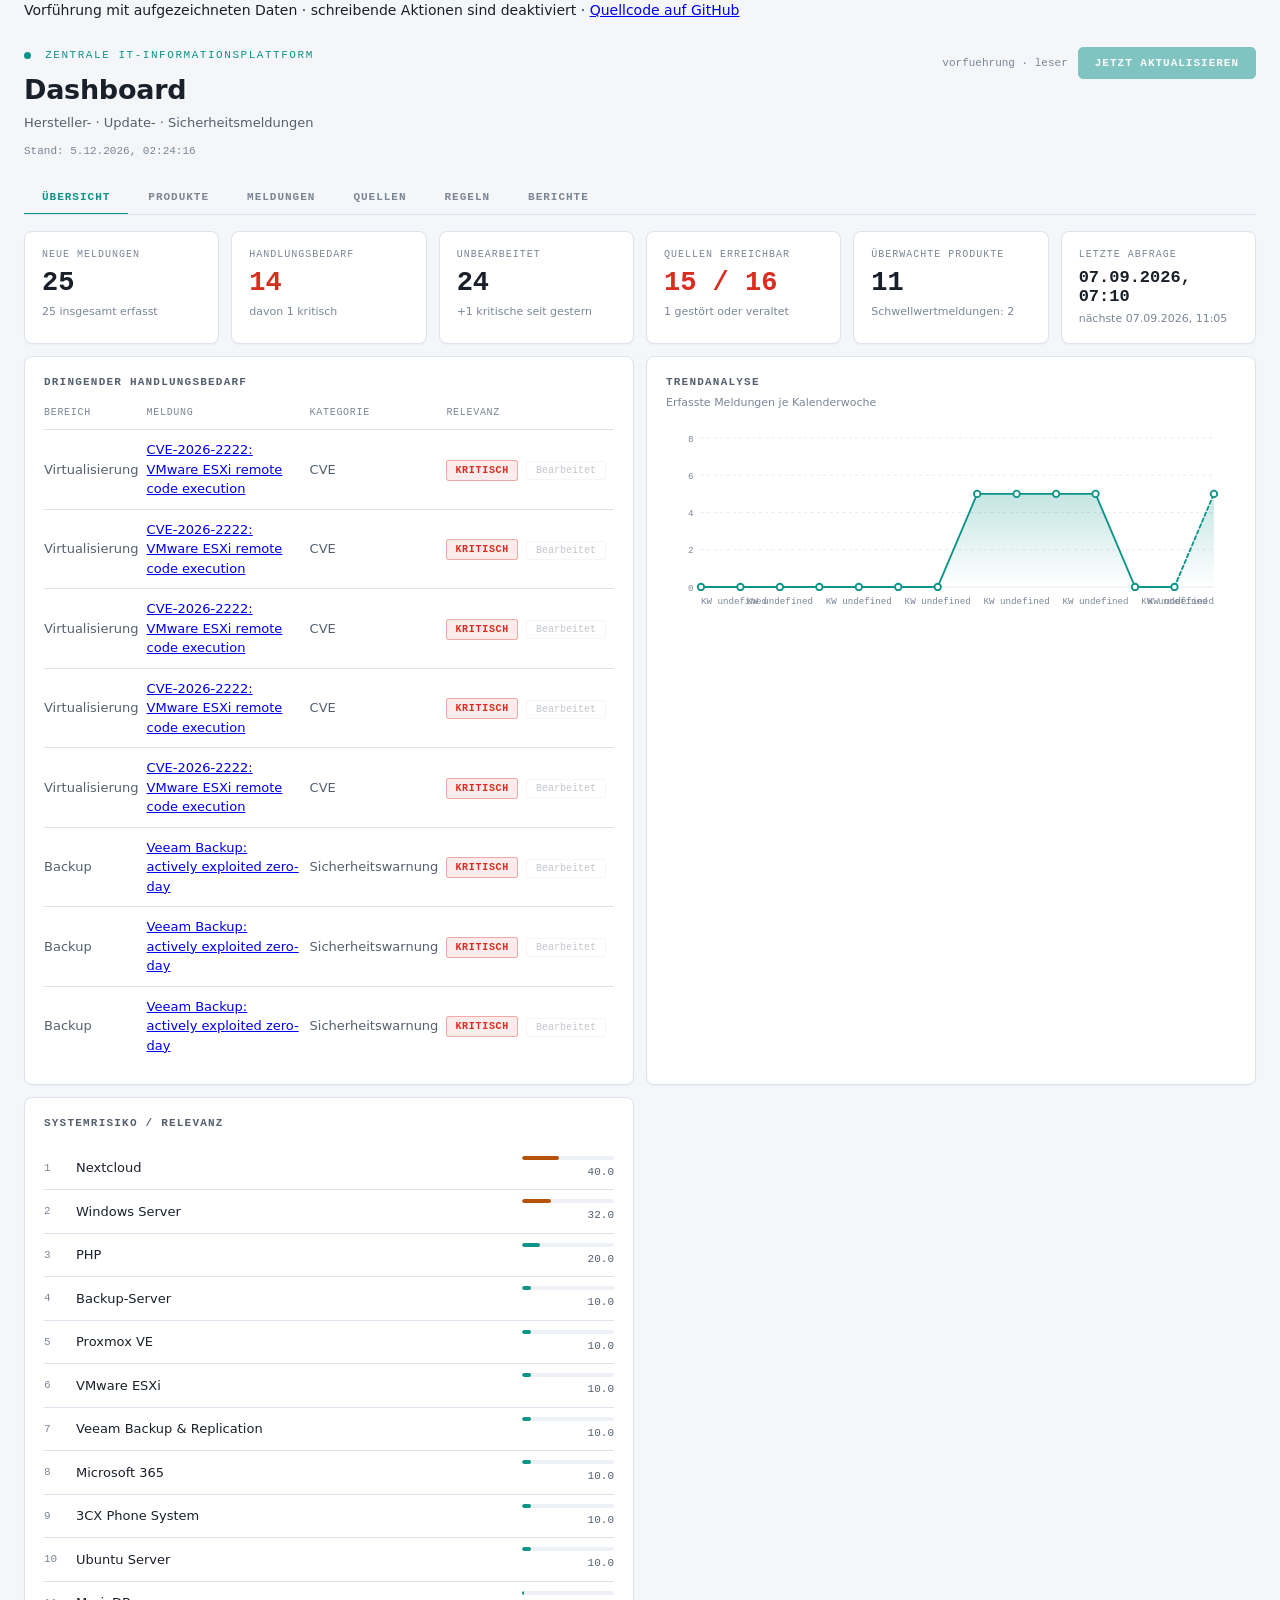
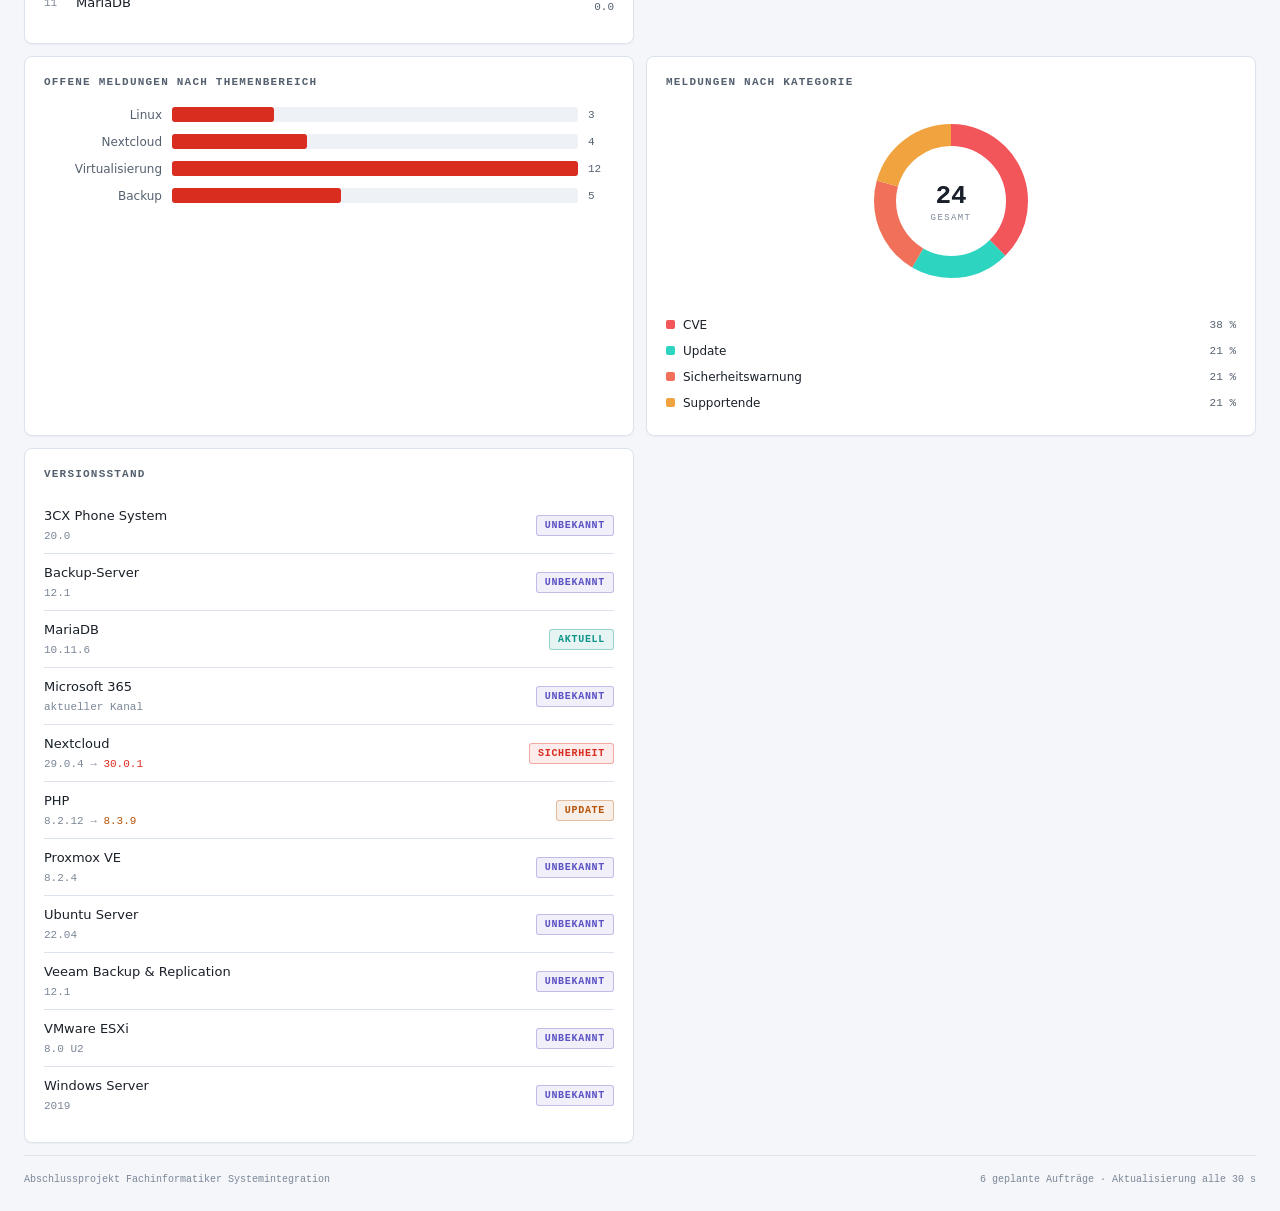
<file: demo/index.html>
<!DOCTYPE html>
<html lang="de">
<head>
    <meta charset="UTF-8">
    <meta name="viewport" content="width=device-width, initial-scale=1.0">
    <title>Dashboard – Vorführung</title>
    <link rel="stylesheet" href="css/style.css?v=7">
</head>
<body>

<div class="vorfuehrung">
    Vorführung mit aufgezeichneten Daten &middot; schreibende Aktionen sind
    deaktiviert &middot; <a href="https://github.com/USERNAME/it-informationsplattform">Quellcode auf GitHub</a>
</div>

<header class="kopf">
    <div>
        <p class="kopf__rubrik">
            <span id="verbindung" class="punkt" title="Verbindung zum Server"></span>
            Zentrale IT-Informationsplattform
        </p>
        <h1 class="kopf__titel">Dashboard</h1>
        <p class="kopf__unterzeile">Hersteller- &middot; Update- &middot; Sicherheitsmeldungen</p>
        <p class="kopf__stand">Stand: <span id="stand">&ndash;</span></p>
    </div>

    <div class="kopf__bedienung">
        <span class="kopf__benutzer" id="benutzer"></span>
        <button class="schalter schalter--aktion" id="aktualisieren" type="button">
            Jetzt aktualisieren
        </button>
    </div>
</header>

<nav class="reiter" role="tablist" aria-label="Bereiche">
    <button class="reiter__knopf reiter__knopf--aktiv" role="tab" data-bereich="uebersicht">Übersicht</button>
    <button class="reiter__knopf" role="tab" data-bereich="produkte">Produkte</button>
    <button class="reiter__knopf" role="tab" data-bereich="meldungen">Meldungen</button>
    <button class="reiter__knopf" role="tab" data-bereich="quellen">Quellen</button>
    <button class="reiter__knopf" role="tab" data-bereich="regeln">Regeln</button>
    <button class="reiter__knopf" role="tab" data-bereich="berichte">Berichte</button>
</nav>

<div class="bereich" id="bereich-uebersicht">

<section class="kennzahlen" id="kennzahlen" aria-label="Kennzahlen"></section>

<section class="raster raster--oben">

    <article class="tafel">
        <h2 class="tafel__titel">Dringender Handlungsbedarf</h2>
        <div class="tafel__inhalt">
            <table class="liste">
                <thead>
                    <tr>
                        <th>Bereich</th>
                        <th>Meldung</th>
                        <th>Kategorie</th>
                        <th>Relevanz</th>
                        <th></th>
                    </tr>
                </thead>
                <tbody id="meldungen">
                    <tr><td colspan="5" class="platzhalter">Lade Meldungen &hellip;</td></tr>
                </tbody>
            </table>
        </div>
    </article>

    <article class="tafel">
        <h2 class="tafel__titel">Trendanalyse</h2>
        <p class="tafel__hinweis">Erfasste Meldungen je Kalenderwoche</p>
        <div class="tafel__inhalt" id="trend"></div>
    </article>

    <article class="tafel">
        <h2 class="tafel__titel">Systemrisiko / Relevanz</h2>
        <div class="tafel__inhalt" id="risiko"></div>
    </article>

</section>

<section class="raster raster--unten">

    <article class="tafel">
        <h2 class="tafel__titel">Offene Meldungen nach Themenbereich</h2>
        <div class="tafel__inhalt" id="nachSystem"></div>
    </article>

    <article class="tafel">
        <h2 class="tafel__titel">Meldungen nach Kategorie</h2>
        <div class="tafel__inhalt tafel__inhalt--mittig" id="nachKategorie"></div>
    </article>

    <article class="tafel">
        <h2 class="tafel__titel">Versionsstand</h2>
        <div class="tafel__inhalt" id="systeme"></div>
    </article>

</section>

</div><!-- Ende Übersicht -->

<!-- ---------------------------------------------------------------- -->
<div class="bereich" id="bereich-produkte" hidden>
    <article class="tafel">
        <h2 class="tafel__titel">Überwachte Produkte und Herkunft der Versionsangabe</h2>
        <p class="tafel__hinweis">
            Die Spalte „Quelle" zeigt, woher der Versionsstand stammt. Über den
            Verweis lässt sich die Angabe beim Hersteller nachvollziehen.
        </p>
        <div class="tafel__inhalt" id="produkte"></div>
    </article>
</div>

<!-- ---------------------------------------------------------------- -->
<div class="bereich" id="bereich-meldungen" hidden>
    <article class="tafel">
        <h2 class="tafel__titel">Alle Meldungen</h2>
        <p class="tafel__hinweis">
            Automatisch erfasste Hersteller-, Update- und Sicherheitsmeldungen.
            Die Einstufung erfolgt nach CVSS, sofern der Anbieter eine
            Bewertung mitliefert, sonst anhand von Kategorie und Inhalt.
        </p>
        <div class="werkzeugleiste">
            <label class="werkzeugleiste__feld">
                <span>Bereich</span>
                <select id="filterBereich" class="auswahl">
                    <option value="">alle</option>
                </select>
            </label>
            <label class="werkzeugleiste__feld">
                <span>Kategorie</span>
                <select id="filterKategorie" class="auswahl">
                    <option value="">alle</option>
                    <option value="cve">CVE</option>
                    <option value="sicherheitswarnung">Sicherheitswarnung</option>
                    <option value="update">Update</option>
                    <option value="eol">Supportende</option>
                    <option value="produktinformation">Produktinformation</option>
                </select>
            </label>
            <label class="werkzeugleiste__feld">
                <span>Relevanz</span>
                <select id="filterRelevanz" class="auswahl">
                    <option value="">alle</option>
                    <option value="kritisch">kritisch</option>
                    <option value="hoch">hoch</option>
                    <option value="mittel">mittel</option>
                    <option value="info">info</option>
                </select>
            </label>
            <label class="werkzeugleiste__feld">
                <input type="checkbox" id="filterUngelesen" checked>
                <span>nur unbearbeitet</span>
            </label>
            <label class="werkzeugleiste__feld">
                <span>Suche</span>
                <input type="search" id="filterSuche" class="auswahl" placeholder="Titel oder Text">
            </label>
        </div>
        <div class="tafel__inhalt" id="alleMeldungen"></div>
    </article>
</div>

<!-- ---------------------------------------------------------------- -->
<div class="bereich" id="bereich-quellen" hidden>
    <article class="tafel">
        <h2 class="tafel__titel">Zustand der Informationsquellen</h2>
        <p class="tafel__hinweis">
            Eine Quelle gilt als gestört, sobald drei Abfragen in Folge
            fehlschlagen, und als veraltet, wenn seit dem letzten Erfolg mehr
            als das Dreifache des Prüfintervalls vergangen ist. Eine nicht
            erreichbare Quelle erzeugt bewusst keine Meldung.
        </p>
        <div class="tafel__inhalt" id="quellen"></div>
    </article>

    <article class="tafel" style="margin-top:12px">
        <h2 class="tafel__titel">Protokoll der Abfragen</h2>
        <div class="werkzeugleiste">
            <label class="werkzeugleiste__feld">
                <input type="checkbox" id="filterNurFehler" checked>
                <span>nur fehlgeschlagene</span>
            </label>
        </div>
        <div class="tafel__inhalt" id="quellenprotokoll"></div>
    </article>
</div>

<!-- ---------------------------------------------------------------- -->
<div class="bereich" id="bereich-regeln" hidden>
    <article class="tafel">
        <h2 class="tafel__titel">Schwellwerte</h2>
        <p class="tafel__hinweis">
            Eine Obergrenze löst bei Überschreitung aus, eine Untergrenze bei
            Unterschreitung. Die Bewertung erfolgt in der Datenbanksicht
            <code>v_metrikstatus</code>.
        </p>
        <div class="tafel__inhalt" id="regeln"></div>
    </article>
</div>

<!-- ---------------------------------------------------------------- -->
<div class="bereich" id="bereich-berichte" hidden>
    <article class="tafel">
        <h2 class="tafel__titel">Bericht zum Betriebszustand</h2>
        <div class="werkzeugleiste">
            <button class="schalter schalter--rand" id="berichtDrucken" type="button">Drucken</button>
        </div>
        <div class="tafel__inhalt" id="bericht"></div>
    </article>
</div>

<footer class="fuss">
    <span>Abschlussprojekt Fachinformatiker Systemintegration</span>
    <span id="auftraege"></span>
</footer>

<div class="hinweisbox" id="hinweisbox" role="status" hidden></div>

<script src="js/api.js?v=7"></script>
<script src="js/diagramme.js?v=7"></script>
<script src="js/bereiche.js?v=7"></script>
<script src="js/app.js?v=7"></script>
</body>
</html>
</file>
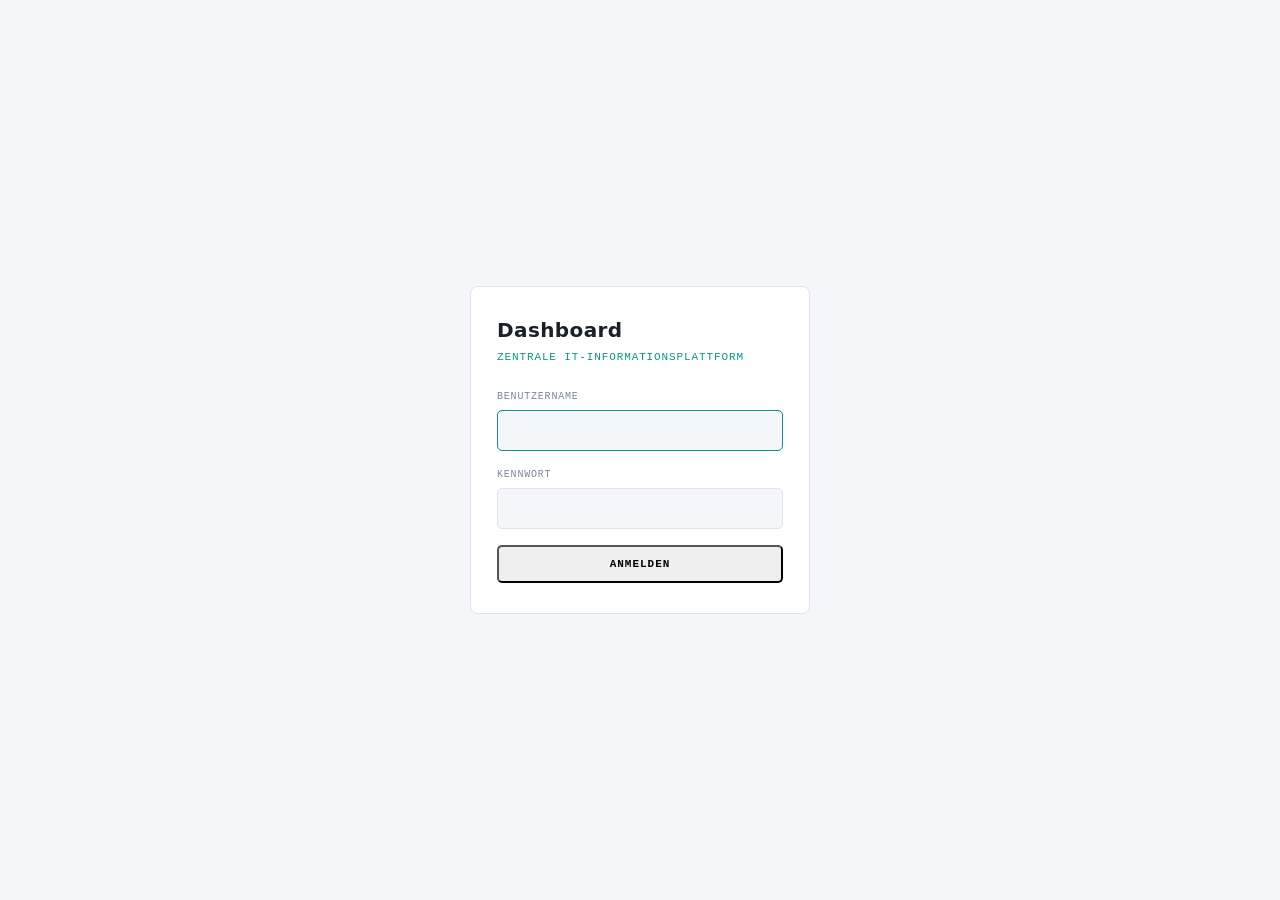
<file: frontend/anmeldung.html>
<!DOCTYPE html>
<html lang="de">
<head>
    <meta charset="UTF-8">
    <meta name="viewport" content="width=device-width, initial-scale=1.0">
    <title>Anmeldung | Dashboard</title>
    <link rel="stylesheet" href="css/style.css?v=7">
</head>
<body class="anmeldeseite">

<main class="anmeldung">
    <h1 class="anmeldung__marke">Dashboard</h1>
    <p class="anmeldung__ort">Zentrale IT-Informationsplattform</p>

    <form id="anmeldeformular" class="anmeldung__formular" autocomplete="on">
        <label class="feld">
            <span class="feld__beschriftung">Benutzername</span>
            <input class="feld__eingabe" type="text" id="benutzername"
                   name="username" autocomplete="username" required autofocus>
        </label>

        <label class="feld">
            <span class="feld__beschriftung">Kennwort</span>
            <input class="feld__eingabe" type="password" id="kennwort"
                   name="password" autocomplete="current-password" required>
        </label>

        <p id="fehler" class="anmeldung__fehler" role="alert" hidden></p>

        <button class="schalter" type="submit" id="absenden">Anmelden</button>
    </form>
</main>

<script>
const formular = document.getElementById('anmeldeformular');
const fehler   = document.getElementById('fehler');
const schalter = document.getElementById('absenden');

formular.addEventListener('submit', async ereignis => {
    ereignis.preventDefault();
    fehler.hidden = true;
    schalter.disabled = true;
    schalter.textContent = 'Wird geprüft …';

    try {
        const antwort = await fetch('api/anmeldung', {
            method: 'POST',
            headers: { 'Content-Type': 'application/json' },
            body: JSON.stringify({
                benutzername: document.getElementById('benutzername').value,
                kennwort:     document.getElementById('kennwort').value
            })
        });

        if (antwort.ok) {
            window.location.href = 'index.html';
            return;
        }

        const daten = await antwort.json().catch(() => ({}));
        fehler.textContent = daten.detail || 'Anmeldung nicht möglich.';
        fehler.hidden = false;
    } catch (ausnahme) {
        // Unterscheidet einen Serverfehler von falschen Anmeldedaten.
        fehler.textContent = 'Der Server ist nicht erreichbar.';
        fehler.hidden = false;
    } finally {
        schalter.disabled = false;
        schalter.textContent = 'Anmelden';
        document.getElementById('kennwort').value = '';
    }
});
</script>
</body>
</html>
</file>
<file: demo/css/style.css>
/* =====================================================================
   Dashboard – zentrale IT-Informationsplattform
   Keine externen Schriften, Bibliotheken oder CDN-Einbindungen: die
   Anwendung muss im internen Netz ohne Internetzugang vollstaendig
   funktionieren. Alle Diagramme werden als SVG selbst erzeugt.
   ===================================================================== */

:root {
    /* Flaechen */
    --grund:        #f4f6f9;
    --flaeche:      #ffffff;
    --flaeche-hoch: #eef1f6;
    --linie:        #dde3ec;

    /* Schrift. Die Kontrastwerte erfuellen die Stufe AA der
       Barrierefreiheitsrichtlinie WCAG gegenueber weissem Grund. */
    --text:         #1a2029;
    --text-leise:   #55606f;
    --text-still:   #7b8697;

    /* Statusfarben. Sie tragen Bedeutung und sind nie alleiniger Traeger:
       der Status steht zusaetzlich immer als Text daneben. */
    --akzent:       #0d9488;
    --akzent-hell:  #14b8a6;
    --kritisch:     #d92d20;
    --warnung:      #b45309;
    --info:         #5b52c4;

    /* Von den Diagrammen gelesen, damit Farben nur an einer Stelle
       festgelegt sind. */
    --diagramm-grund:  #ffffff;
    --diagramm-gitter: #e3e8f0;
    --diagramm-achse:  #7b8697;

    --radius:       8px;
    --schrift:      system-ui, -apple-system, "Segoe UI", Roboto, sans-serif;
    --mono:         ui-monospace, "Cascadia Mono", Consolas, "Courier New", monospace;
}

* { box-sizing: border-box; }

body {
    margin: 0;
    padding: 0 24px 24px;
    background: var(--grund);
    color: var(--text);
    font-family: var(--schrift);
    font-size: 14px;
    line-height: 1.5;
}

/* ---------- Kopfbereich ---------- */
.kopf {
    display: flex;
    align-items: flex-start;
    justify-content: space-between;
    gap: 24px;
    padding: 26px 0 22px;
}
.kopf__rubrik {
    margin: 0 0 6px;
    font-family: var(--mono);
    font-size: 11px;
    letter-spacing: 0.14em;
    text-transform: uppercase;
    color: var(--akzent);
}
.kopf__titel {
    margin: 0;
    font-size: 27px;
    font-weight: 600;
    letter-spacing: -0.01em;
}
.kopf__unterzeile { margin: 3px 0 0; font-size: 13px; color: var(--text-leise); }
.kopf__stand {
    margin: 10px 0 0;
    font-family: var(--mono);
    font-size: 11px;
    color: var(--text-still);
}

.punkt {
    display: inline-block;
    width: 7px; height: 7px;
    margin-right: 6px;
    border-radius: 50%;
    background: var(--akzent);
    vertical-align: middle;
}
.punkt--fehler { background: var(--kritisch); }

.kopf__bedienung { display: flex; align-items: center; gap: 10px; }
.kopf__benutzer {
    font-family: var(--mono);
    font-size: 11px;
    color: var(--text-still);
}

.schalter {
    padding: 9px 16px;
    font-family: var(--mono);
    font-size: 11px;
    font-weight: 600;
    letter-spacing: 0.09em;
    text-transform: uppercase;
    border-radius: 5px;
    cursor: pointer;
}
.schalter--rand {
    color: var(--text-leise);
    background: transparent;
    border: 1px solid var(--linie);
}
.schalter--rand:hover { color: var(--text); border-color: var(--text-still); }

.schalter--aktion {
    color: #ffffff;
    background: var(--akzent);
    border: 1px solid var(--akzent);
}
.schalter--aktion:hover:not(:disabled) { background: var(--akzent-hell); }
.schalter:disabled { opacity: 0.5; cursor: default; }

/* ---------- Kennzahlen ---------- */
.kennzahlen {
    display: grid;
    grid-template-columns: repeat(auto-fit, minmax(180px, 1fr));
    gap: 12px;
    margin-bottom: 12px;
}
.kennzahl {
    padding: 15px 17px;
    background: var(--flaeche);
    border: 1px solid var(--linie);
    border-radius: var(--radius);
    box-shadow: 0 1px 2px rgba(26, 32, 41, 0.04);
}
.kennzahl__beschriftung {
    font-family: var(--mono);
    font-size: 10px;
    letter-spacing: 0.1em;
    text-transform: uppercase;
    color: var(--text-still);
}
.kennzahl__wert {
    margin-top: 7px;
    font-family: var(--mono);
    font-size: 27px;
    font-weight: 700;
    line-height: 1.1;
}
.kennzahl__wert--kritisch { color: var(--kritisch); }
.kennzahl__wert--gut      { color: var(--akzent); }
.kennzahl__wert--klein    { font-size: 17px; }
.kennzahl__zusatz {
    margin-top: 5px;
    font-size: 11px;
    color: var(--text-still);
}

/* ---------- Raster der Tafeln ---------- */
.raster { display: grid; gap: 12px; margin-bottom: 12px; }
.raster--oben  { grid-template-columns: 1.15fr 1.3fr 1fr; }
.raster--unten { grid-template-columns: 1.15fr 1fr 1.3fr; }

.tafel {
    padding: 17px 19px 19px;
    background: var(--flaeche);
    border: 1px solid var(--linie);
    border-radius: var(--radius);
    box-shadow: 0 1px 2px rgba(26, 32, 41, 0.04);
    min-width: 0;               /* verhindert das Sprengen des Rasters */
}
.tafel__titel {
    margin: 0;
    font-family: var(--mono);
    font-size: 11px;
    font-weight: 600;
    letter-spacing: 0.11em;
    text-transform: uppercase;
    color: var(--text-leise);
}
.tafel__hinweis { margin: 5px 0 0; font-size: 11px; color: var(--text-still); }
.tafel__inhalt { margin-top: 15px; }
.tafel__inhalt--mittig { display: flex; flex-direction: column; align-items: center; }
.platzhalter { padding: 14px 0; color: var(--text-still); font-size: 13px; }

/* ---------- Tabelle der Meldungen ---------- */
.liste { width: 100%; border-collapse: collapse; }
.liste th {
    padding: 0 8px 9px 0;
    font-family: var(--mono);
    font-size: 10px;
    font-weight: 500;
    letter-spacing: 0.07em;
    text-transform: uppercase;
    text-align: left;
    color: var(--text-still);
    border-bottom: 1px solid var(--linie);
}
.liste td {
    padding: 10px 8px 10px 0;
    font-size: 13px;
    border-bottom: 1px solid var(--linie);
    vertical-align: middle;
}
.liste tr:last-child td { border-bottom: none; }
.liste__system { font-weight: 500; }
.liste__leise  { color: var(--text-leise); }
.liste__datum  { font-family: var(--mono); font-size: 11px; color: var(--text-leise); white-space: nowrap; }

.marke {
    display: inline-block;
    padding: 2px 8px;
    font-family: var(--mono);
    font-size: 10px;
    font-weight: 600;
    letter-spacing: 0.07em;
    text-transform: uppercase;
    border-radius: 3px;
    white-space: nowrap;
}
.marke--kritisch { color: var(--kritisch); background: rgba(217, 45, 32, 0.09); border: 1px solid rgba(217, 45, 32, 0.35); }
.marke--warnung  { color: var(--warnung);  background: rgba(180, 83, 9, 0.09); border: 1px solid rgba(180, 83, 9, 0.32); }
.marke--info     { color: var(--info);     background: rgba(91, 82, 196, 0.09); border: 1px solid rgba(91, 82, 196, 0.32); }
.marke--ok       { color: var(--akzent);   background: rgba(13, 148, 136, 0.10); border: 1px solid rgba(13, 148, 136, 0.35); }

.quittieren {
    padding: 3px 9px;
    font-family: var(--mono);
    font-size: 10px;
    color: var(--text-leise);
    background: transparent;
    border: 1px solid var(--linie);
    border-radius: 3px;
    cursor: pointer;
}
.quittieren:hover:not(:disabled) { color: var(--akzent); border-color: var(--akzent); }
.quittieren:disabled { opacity: 0.35; cursor: default; }

/* ---------- Rangliste Risiko ---------- */
.rang {
    display: grid;
    grid-template-columns: 22px 1fr 92px;
    align-items: center;
    gap: 10px;
    padding: 9px 0;
    border-bottom: 1px solid var(--linie);
}
.rang:last-child { border-bottom: none; }
.rang__nummer { font-family: var(--mono); font-size: 11px; color: var(--text-still); }
.rang__name   { font-size: 13px; }
.rang__balken { height: 4px; background: var(--flaeche-hoch); border-radius: 2px; overflow: hidden; }
.rang__fuellung { height: 100%; border-radius: 2px; }
.rang__wert   { margin-top: 4px; font-family: var(--mono); font-size: 11px; color: var(--text-leise); text-align: right; }

/* ---------- Balken nach System ---------- */
.balkenzeile {
    display: grid;
    grid-template-columns: 118px 1fr 26px;
    align-items: center;
    gap: 10px;
    margin-bottom: 9px;
}
.balkenzeile__name {
    font-size: 12px;
    color: var(--text-leise);
    text-align: right;
    overflow: hidden;
    text-overflow: ellipsis;
    white-space: nowrap;
}
.balkenzeile__spur { height: 15px; background: var(--flaeche-hoch); border-radius: 3px; }
.balkenzeile__wert { height: 100%; background: var(--kritisch); border-radius: 3px; }
.balkenzeile__zahl { font-family: var(--mono); font-size: 11px; color: var(--text-leise); }

/* ---------- Legende des Ringdiagramms ---------- */
.legende { width: 100%; margin-top: 16px; }
.legende__eintrag {
    display: flex;
    align-items: center;
    gap: 8px;
    padding: 4px 0;
    font-size: 12px;
}
.legende__farbe { width: 9px; height: 9px; border-radius: 2px; flex-shrink: 0; }
.legende__anteil { margin-left: auto; font-family: var(--mono); font-size: 11px; color: var(--text-leise); }

/* ---------- Versionsstand ---------- */
.version {
    display: grid;
    grid-template-columns: 1fr auto;
    align-items: center;
    gap: 12px;
    padding: 9px 0;
    border-bottom: 1px solid var(--linie);
}
.version:last-child { border-bottom: none; }
.version__name { font-size: 13px; }
.version__stand { margin-top: 2px; font-family: var(--mono); font-size: 11px; color: var(--text-still); }
.version__neu { color: var(--warnung); }
.version__neu--kritisch { color: var(--kritisch); }

/* ---------- Fusszeile und Hinweise ---------- */
.fuss {
    display: flex;
    justify-content: space-between;
    gap: 16px;
    padding-top: 16px;
    font-family: var(--mono);
    font-size: 10px;
    color: var(--text-still);
    border-top: 1px solid var(--linie);
}

.hinweisbox {
    position: fixed;
    right: 24px;
    bottom: 24px;
    max-width: 340px;
    padding: 13px 16px;
    font-size: 13px;
    background: var(--flaeche-hoch);
    border: 1px solid var(--linie);
    border-left: 3px solid var(--akzent);
    border-radius: 5px;
    box-shadow: 0 6px 20px rgba(26, 32, 41, 0.14);
}
.hinweisbox--fehler { border-left-color: var(--kritisch); }

/* ---------- Barrierefreiheit ---------- */
:focus-visible { outline: 2px solid var(--akzent); outline-offset: 2px; }

/* ---------- Kleinere Bildschirme ---------- */
@media (max-width: 1280px) {
    .raster--oben, .raster--unten { grid-template-columns: 1fr 1fr; }
}
@media (max-width: 820px) {
    body { padding: 0 14px 14px; }
    .kopf { flex-direction: column; gap: 14px; }
    .raster--oben, .raster--unten { grid-template-columns: 1fr; }
}

/* =====================================================================
   Anmeldeseite
   ===================================================================== */
.anmeldeseite {
    display: flex;
    align-items: center;
    justify-content: center;
    min-height: 100vh;
    padding: 20px;
}
.anmeldung {
    width: 100%;
    max-width: 340px;
    padding: 28px 26px 30px;
    background: var(--flaeche);
    border: 1px solid var(--linie);
    border-radius: var(--radius);
}
.anmeldung__marke { margin: 0; font-size: 20px; letter-spacing: 0.02em; }
.anmeldung__ort {
    margin: 4px 0 24px;
    font-family: var(--mono);
    font-size: 11px;
    letter-spacing: 0.08em;
    text-transform: uppercase;
    color: var(--akzent);
}

.feld { display: block; margin-bottom: 16px; }
.feld__beschriftung {
    display: block;
    margin-bottom: 6px;
    font-family: var(--mono);
    font-size: 10px;
    letter-spacing: 0.08em;
    text-transform: uppercase;
    color: var(--text-still);
}
.feld__eingabe {
    width: 100%;
    padding: 9px 11px;
    font: inherit;
    color: var(--text);
    background: var(--grund);
    border: 1px solid var(--linie);
    border-radius: 5px;
}
.feld__eingabe:focus { border-color: var(--akzent); outline: none; }

.anmeldung__fehler {
    margin: 0 0 14px;
    padding: 9px 11px;
    font-size: 13px;
    color: var(--kritisch);
    background: rgba(217, 45, 32, 0.08);
    border-radius: 4px;
}
.anmeldung .schalter { width: 100%; padding: 11px; }

/* =====================================================================
   Navigation und weitere Bereiche
   ===================================================================== */
.reiter {
    display: flex;
    gap: 2px;
    margin-bottom: 16px;
    border-bottom: 1px solid var(--linie);
    overflow-x: auto;
}
.reiter__knopf {
    padding: 10px 18px;
    font-family: var(--mono);
    font-size: 11px;
    font-weight: 600;
    letter-spacing: 0.09em;
    text-transform: uppercase;
    color: var(--text-still);
    background: transparent;
    border: none;
    border-bottom: 2px solid transparent;
    margin-bottom: -1px;
    cursor: pointer;
    white-space: nowrap;
}
.reiter__knopf:hover { color: var(--text-leise); }
.reiter__knopf--aktiv { color: var(--akzent); border-bottom-color: var(--akzent); }

/* ---------- Werkzeugleiste ---------- */
.werkzeugleiste {
    display: flex;
    flex-wrap: wrap;
    align-items: center;
    gap: 18px;
    margin-top: 14px;
    padding-bottom: 14px;
    border-bottom: 1px solid var(--linie);
}
.werkzeugleiste__feld {
    display: flex;
    align-items: center;
    gap: 8px;
    font-family: var(--mono);
    font-size: 10px;
    letter-spacing: 0.08em;
    text-transform: uppercase;
    color: var(--text-still);
}
.auswahl {
    padding: 5px 9px;
    font-family: var(--mono);
    font-size: 11px;
    color: var(--text);
    background: var(--grund);
    border: 1px solid var(--linie);
    border-radius: 4px;
}

/* ---------- Breite Datentabelle ---------- */
.datentabelle { width: 100%; border-collapse: collapse; }
.datentabelle th {
    padding: 0 10px 9px 0;
    font-family: var(--mono);
    font-size: 10px;
    font-weight: 500;
    letter-spacing: 0.07em;
    text-transform: uppercase;
    text-align: left;
    color: var(--text-still);
    border-bottom: 1px solid var(--linie);
    white-space: nowrap;
}
.datentabelle td {
    padding: 10px 10px 10px 0;
    font-size: 13px;
    border-bottom: 1px solid var(--linie);
    vertical-align: top;
}
.datentabelle tr:last-child td { border-bottom: none; }
.datentabelle .mono {
    font-family: var(--mono);
    font-size: 11px;
    color: var(--text-leise);
}
.datentabelle a { color: var(--akzent); text-decoration: none; }
.datentabelle a:hover { text-decoration: underline; }

.quellenzeile { display: flex; flex-direction: column; gap: 2px; }
.quellenzeile__art { font-size: 12px; }

/* ---------- Berichtsbereich ---------- */
.bericht__block { margin-bottom: 24px; }
.bericht__ueberschrift {
    margin: 0 0 10px;
    font-family: var(--mono);
    font-size: 10px;
    letter-spacing: 0.1em;
    text-transform: uppercase;
    color: var(--text-still);
}
.bericht__paare {
    display: grid;
    grid-template-columns: repeat(auto-fit, minmax(210px, 1fr));
    gap: 10px;
}
.bericht__paar {
    padding: 11px 13px;
    background: var(--flaeche-hoch);
    border-radius: 5px;
}
.bericht__wert { font-family: var(--mono); font-size: 19px; font-weight: 700; }
.bericht__beschriftung { margin-top: 3px; font-size: 11px; color: var(--text-still); }

@media print {
    .reiter, .kopf__bedienung, .werkzeugleiste, .fuss { display: none; }
    body { background: #fff; color: #000; padding: 0; }
    .tafel { border-color: #ccc; background: #fff; }
}

/* ---------- Hinweiskasten der Diagramme ---------- */
.zeigerhinweis {
    position: fixed;
    z-index: 100;
    min-width: 165px;
    padding: 9px 12px;
    background: var(--flaeche-hoch);
    border: 1px solid var(--linie);
    border-radius: 6px;
    box-shadow: 0 6px 20px rgba(26, 32, 41, 0.16);
    pointer-events: none;          /* darf den Zeiger nicht abfangen */
}
.zeigerhinweis__titel {
    margin-bottom: 6px;
    padding-bottom: 6px;
    font-family: var(--mono);
    font-size: 10px;
    letter-spacing: 0.08em;
    text-transform: uppercase;
    color: var(--text-leise);
    border-bottom: 1px solid var(--linie);
}
.zeigerhinweis__zeile {
    display: flex;
    align-items: center;
    gap: 7px;
    padding: 2px 0;
    font-size: 12px;
    color: var(--text-leise);
}
.zeigerhinweis__farbe {
    width: 8px; height: 8px;
    border-radius: 2px;
    flex-shrink: 0;
}
.zeigerhinweis__wert {
    margin-left: auto;
    padding-left: 14px;
    font-family: var(--mono);
    color: var(--text);
}

/* ---------- Zeitraumauswahl im Kopfbereich ---------- */
.kopf__zeitraum {
    display: flex;
    align-items: center;
    gap: 7px;
    font-family: var(--mono);
    font-size: 10px;
    letter-spacing: 0.08em;
    text-transform: uppercase;
    color: var(--text-still);
}
</file>
<file: frontend/css/style.css>
/* =====================================================================
   Dashboard – zentrale IT-Informationsplattform
   Keine externen Schriften, Bibliotheken oder CDN-Einbindungen: die
   Anwendung muss im internen Netz ohne Internetzugang vollstaendig
   funktionieren. Alle Diagramme werden als SVG selbst erzeugt.
   ===================================================================== */

:root {
    /* Flaechen */
    --grund:        #f4f6f9;
    --flaeche:      #ffffff;
    --flaeche-hoch: #eef1f6;
    --linie:        #dde3ec;

    /* Schrift. Die Kontrastwerte erfuellen die Stufe AA der
       Barrierefreiheitsrichtlinie WCAG gegenueber weissem Grund. */
    --text:         #1a2029;
    --text-leise:   #55606f;
    --text-still:   #7b8697;

    /* Statusfarben. Sie tragen Bedeutung und sind nie alleiniger Traeger:
       der Status steht zusaetzlich immer als Text daneben. */
    --akzent:       #0d9488;
    --akzent-hell:  #14b8a6;
    --kritisch:     #d92d20;
    --warnung:      #b45309;
    --info:         #5b52c4;

    /* Von den Diagrammen gelesen, damit Farben nur an einer Stelle
       festgelegt sind. */
    --diagramm-grund:  #ffffff;
    --diagramm-gitter: #e3e8f0;
    --diagramm-achse:  #7b8697;

    --radius:       8px;
    --schrift:      system-ui, -apple-system, "Segoe UI", Roboto, sans-serif;
    --mono:         ui-monospace, "Cascadia Mono", Consolas, "Courier New", monospace;
}

* { box-sizing: border-box; }

body {
    margin: 0;
    padding: 0 24px 24px;
    background: var(--grund);
    color: var(--text);
    font-family: var(--schrift);
    font-size: 14px;
    line-height: 1.5;
}

/* ---------- Kopfbereich ---------- */
.kopf {
    display: flex;
    align-items: flex-start;
    justify-content: space-between;
    gap: 24px;
    padding: 26px 0 22px;
}
.kopf__rubrik {
    margin: 0 0 6px;
    font-family: var(--mono);
    font-size: 11px;
    letter-spacing: 0.14em;
    text-transform: uppercase;
    color: var(--akzent);
}
.kopf__titel {
    margin: 0;
    font-size: 27px;
    font-weight: 600;
    letter-spacing: -0.01em;
}
.kopf__unterzeile { margin: 3px 0 0; font-size: 13px; color: var(--text-leise); }
.kopf__stand {
    margin: 10px 0 0;
    font-family: var(--mono);
    font-size: 11px;
    color: var(--text-still);
}

.punkt {
    display: inline-block;
    width: 7px; height: 7px;
    margin-right: 6px;
    border-radius: 50%;
    background: var(--akzent);
    vertical-align: middle;
}
.punkt--fehler { background: var(--kritisch); }

.kopf__bedienung { display: flex; align-items: center; gap: 10px; }
.kopf__benutzer {
    font-family: var(--mono);
    font-size: 11px;
    color: var(--text-still);
}

.schalter {
    padding: 9px 16px;
    font-family: var(--mono);
    font-size: 11px;
    font-weight: 600;
    letter-spacing: 0.09em;
    text-transform: uppercase;
    border-radius: 5px;
    cursor: pointer;
}
.schalter--rand {
    color: var(--text-leise);
    background: transparent;
    border: 1px solid var(--linie);
}
.schalter--rand:hover { color: var(--text); border-color: var(--text-still); }

.schalter--aktion {
    color: #ffffff;
    background: var(--akzent);
    border: 1px solid var(--akzent);
}
.schalter--aktion:hover:not(:disabled) { background: var(--akzent-hell); }
.schalter:disabled { opacity: 0.5; cursor: default; }

/* ---------- Kennzahlen ---------- */
.kennzahlen {
    display: grid;
    grid-template-columns: repeat(auto-fit, minmax(180px, 1fr));
    gap: 12px;
    margin-bottom: 12px;
}
.kennzahl {
    padding: 15px 17px;
    background: var(--flaeche);
    border: 1px solid var(--linie);
    border-radius: var(--radius);
    box-shadow: 0 1px 2px rgba(26, 32, 41, 0.04);
}
.kennzahl__beschriftung {
    font-family: var(--mono);
    font-size: 10px;
    letter-spacing: 0.1em;
    text-transform: uppercase;
    color: var(--text-still);
}
.kennzahl__wert {
    margin-top: 7px;
    font-family: var(--mono);
    font-size: 27px;
    font-weight: 700;
    line-height: 1.1;
}
.kennzahl__wert--kritisch { color: var(--kritisch); }
.kennzahl__wert--gut      { color: var(--akzent); }
.kennzahl__wert--klein    { font-size: 17px; }
.kennzahl__zusatz {
    margin-top: 5px;
    font-size: 11px;
    color: var(--text-still);
}

/* ---------- Raster der Tafeln ---------- */
.raster { display: grid; gap: 12px; margin-bottom: 12px; }
.raster--oben  { grid-template-columns: 1.15fr 1.3fr 1fr; }
.raster--unten { grid-template-columns: 1.15fr 1fr 1.3fr; }

.tafel {
    padding: 17px 19px 19px;
    background: var(--flaeche);
    border: 1px solid var(--linie);
    border-radius: var(--radius);
    box-shadow: 0 1px 2px rgba(26, 32, 41, 0.04);
    min-width: 0;               /* verhindert das Sprengen des Rasters */
}
.tafel__titel {
    margin: 0;
    font-family: var(--mono);
    font-size: 11px;
    font-weight: 600;
    letter-spacing: 0.11em;
    text-transform: uppercase;
    color: var(--text-leise);
}
.tafel__hinweis { margin: 5px 0 0; font-size: 11px; color: var(--text-still); }
.tafel__inhalt { margin-top: 15px; }
.tafel__inhalt--mittig { display: flex; flex-direction: column; align-items: center; }
.platzhalter { padding: 14px 0; color: var(--text-still); font-size: 13px; }

/* ---------- Tabelle der Meldungen ---------- */
.liste { width: 100%; border-collapse: collapse; }
.liste th {
    padding: 0 8px 9px 0;
    font-family: var(--mono);
    font-size: 10px;
    font-weight: 500;
    letter-spacing: 0.07em;
    text-transform: uppercase;
    text-align: left;
    color: var(--text-still);
    border-bottom: 1px solid var(--linie);
}
.liste td {
    padding: 10px 8px 10px 0;
    font-size: 13px;
    border-bottom: 1px solid var(--linie);
    vertical-align: middle;
}
.liste tr:last-child td { border-bottom: none; }
.liste__system { font-weight: 500; }
.liste__leise  { color: var(--text-leise); }
.liste__datum  { font-family: var(--mono); font-size: 11px; color: var(--text-leise); white-space: nowrap; }

.marke {
    display: inline-block;
    padding: 2px 8px;
    font-family: var(--mono);
    font-size: 10px;
    font-weight: 600;
    letter-spacing: 0.07em;
    text-transform: uppercase;
    border-radius: 3px;
    white-space: nowrap;
}
.marke--kritisch { color: var(--kritisch); background: rgba(217, 45, 32, 0.09); border: 1px solid rgba(217, 45, 32, 0.35); }
.marke--warnung  { color: var(--warnung);  background: rgba(180, 83, 9, 0.09); border: 1px solid rgba(180, 83, 9, 0.32); }
.marke--info     { color: var(--info);     background: rgba(91, 82, 196, 0.09); border: 1px solid rgba(91, 82, 196, 0.32); }
.marke--ok       { color: var(--akzent);   background: rgba(13, 148, 136, 0.10); border: 1px solid rgba(13, 148, 136, 0.35); }

.quittieren {
    padding: 3px 9px;
    font-family: var(--mono);
    font-size: 10px;
    color: var(--text-leise);
    background: transparent;
    border: 1px solid var(--linie);
    border-radius: 3px;
    cursor: pointer;
}
.quittieren:hover:not(:disabled) { color: var(--akzent); border-color: var(--akzent); }
.quittieren:disabled { opacity: 0.35; cursor: default; }

/* ---------- Rangliste Risiko ---------- */
.rang {
    display: grid;
    grid-template-columns: 22px 1fr 92px;
    align-items: center;
    gap: 10px;
    padding: 9px 0;
    border-bottom: 1px solid var(--linie);
}
.rang:last-child { border-bottom: none; }
.rang__nummer { font-family: var(--mono); font-size: 11px; color: var(--text-still); }
.rang__name   { font-size: 13px; }
.rang__balken { height: 4px; background: var(--flaeche-hoch); border-radius: 2px; overflow: hidden; }
.rang__fuellung { height: 100%; border-radius: 2px; }
.rang__wert   { margin-top: 4px; font-family: var(--mono); font-size: 11px; color: var(--text-leise); text-align: right; }

/* ---------- Balken nach System ---------- */
.balkenzeile {
    display: grid;
    grid-template-columns: 118px 1fr 26px;
    align-items: center;
    gap: 10px;
    margin-bottom: 9px;
}
.balkenzeile__name {
    font-size: 12px;
    color: var(--text-leise);
    text-align: right;
    overflow: hidden;
    text-overflow: ellipsis;
    white-space: nowrap;
}
.balkenzeile__spur { height: 15px; background: var(--flaeche-hoch); border-radius: 3px; }
.balkenzeile__wert { height: 100%; background: var(--kritisch); border-radius: 3px; }
.balkenzeile__zahl { font-family: var(--mono); font-size: 11px; color: var(--text-leise); }

/* ---------- Legende des Ringdiagramms ---------- */
.legende { width: 100%; margin-top: 16px; }
.legende__eintrag {
    display: flex;
    align-items: center;
    gap: 8px;
    padding: 4px 0;
    font-size: 12px;
}
.legende__farbe { width: 9px; height: 9px; border-radius: 2px; flex-shrink: 0; }
.legende__anteil { margin-left: auto; font-family: var(--mono); font-size: 11px; color: var(--text-leise); }

/* ---------- Versionsstand ---------- */
.version {
    display: grid;
    grid-template-columns: 1fr auto;
    align-items: center;
    gap: 12px;
    padding: 9px 0;
    border-bottom: 1px solid var(--linie);
}
.version:last-child { border-bottom: none; }
.version__name { font-size: 13px; }
.version__stand { margin-top: 2px; font-family: var(--mono); font-size: 11px; color: var(--text-still); }
.version__neu { color: var(--warnung); }
.version__neu--kritisch { color: var(--kritisch); }

/* ---------- Fusszeile und Hinweise ---------- */
.fuss {
    display: flex;
    justify-content: space-between;
    gap: 16px;
    padding-top: 16px;
    font-family: var(--mono);
    font-size: 10px;
    color: var(--text-still);
    border-top: 1px solid var(--linie);
}

.hinweisbox {
    position: fixed;
    right: 24px;
    bottom: 24px;
    max-width: 340px;
    padding: 13px 16px;
    font-size: 13px;
    background: var(--flaeche-hoch);
    border: 1px solid var(--linie);
    border-left: 3px solid var(--akzent);
    border-radius: 5px;
    box-shadow: 0 6px 20px rgba(26, 32, 41, 0.14);
}
.hinweisbox--fehler { border-left-color: var(--kritisch); }

/* ---------- Barrierefreiheit ---------- */
:focus-visible { outline: 2px solid var(--akzent); outline-offset: 2px; }

/* ---------- Kleinere Bildschirme ---------- */
@media (max-width: 1280px) {
    .raster--oben, .raster--unten { grid-template-columns: 1fr 1fr; }
}
@media (max-width: 820px) {
    body { padding: 0 14px 14px; }
    .kopf { flex-direction: column; gap: 14px; }
    .raster--oben, .raster--unten { grid-template-columns: 1fr; }
}

/* =====================================================================
   Anmeldeseite
   ===================================================================== */
.anmeldeseite {
    display: flex;
    align-items: center;
    justify-content: center;
    min-height: 100vh;
    padding: 20px;
}
.anmeldung {
    width: 100%;
    max-width: 340px;
    padding: 28px 26px 30px;
    background: var(--flaeche);
    border: 1px solid var(--linie);
    border-radius: var(--radius);
}
.anmeldung__marke { margin: 0; font-size: 20px; letter-spacing: 0.02em; }
.anmeldung__ort {
    margin: 4px 0 24px;
    font-family: var(--mono);
    font-size: 11px;
    letter-spacing: 0.08em;
    text-transform: uppercase;
    color: var(--akzent);
}

.feld { display: block; margin-bottom: 16px; }
.feld__beschriftung {
    display: block;
    margin-bottom: 6px;
    font-family: var(--mono);
    font-size: 10px;
    letter-spacing: 0.08em;
    text-transform: uppercase;
    color: var(--text-still);
}
.feld__eingabe {
    width: 100%;
    padding: 9px 11px;
    font: inherit;
    color: var(--text);
    background: var(--grund);
    border: 1px solid var(--linie);
    border-radius: 5px;
}
.feld__eingabe:focus { border-color: var(--akzent); outline: none; }

.anmeldung__fehler {
    margin: 0 0 14px;
    padding: 9px 11px;
    font-size: 13px;
    color: var(--kritisch);
    background: rgba(217, 45, 32, 0.08);
    border-radius: 4px;
}
.anmeldung .schalter { width: 100%; padding: 11px; }

/* =====================================================================
   Navigation und weitere Bereiche
   ===================================================================== */
.reiter {
    display: flex;
    gap: 2px;
    margin-bottom: 16px;
    border-bottom: 1px solid var(--linie);
    overflow-x: auto;
}
.reiter__knopf {
    padding: 10px 18px;
    font-family: var(--mono);
    font-size: 11px;
    font-weight: 600;
    letter-spacing: 0.09em;
    text-transform: uppercase;
    color: var(--text-still);
    background: transparent;
    border: none;
    border-bottom: 2px solid transparent;
    margin-bottom: -1px;
    cursor: pointer;
    white-space: nowrap;
}
.reiter__knopf:hover { color: var(--text-leise); }
.reiter__knopf--aktiv { color: var(--akzent); border-bottom-color: var(--akzent); }

/* ---------- Werkzeugleiste ---------- */
.werkzeugleiste {
    display: flex;
    flex-wrap: wrap;
    align-items: center;
    gap: 18px;
    margin-top: 14px;
    padding-bottom: 14px;
    border-bottom: 1px solid var(--linie);
}
.werkzeugleiste__feld {
    display: flex;
    align-items: center;
    gap: 8px;
    font-family: var(--mono);
    font-size: 10px;
    letter-spacing: 0.08em;
    text-transform: uppercase;
    color: var(--text-still);
}
.auswahl {
    padding: 5px 9px;
    font-family: var(--mono);
    font-size: 11px;
    color: var(--text);
    background: var(--grund);
    border: 1px solid var(--linie);
    border-radius: 4px;
}

/* ---------- Breite Datentabelle ---------- */
.datentabelle { width: 100%; border-collapse: collapse; }
.datentabelle th {
    padding: 0 10px 9px 0;
    font-family: var(--mono);
    font-size: 10px;
    font-weight: 500;
    letter-spacing: 0.07em;
    text-transform: uppercase;
    text-align: left;
    color: var(--text-still);
    border-bottom: 1px solid var(--linie);
    white-space: nowrap;
}
.datentabelle td {
    padding: 10px 10px 10px 0;
    font-size: 13px;
    border-bottom: 1px solid var(--linie);
    vertical-align: top;
}
.datentabelle tr:last-child td { border-bottom: none; }
.datentabelle .mono {
    font-family: var(--mono);
    font-size: 11px;
    color: var(--text-leise);
}
.datentabelle a { color: var(--akzent); text-decoration: none; }
.datentabelle a:hover { text-decoration: underline; }

.quellenzeile { display: flex; flex-direction: column; gap: 2px; }
.quellenzeile__art { font-size: 12px; }

/* ---------- Berichtsbereich ---------- */
.bericht__block { margin-bottom: 24px; }
.bericht__ueberschrift {
    margin: 0 0 10px;
    font-family: var(--mono);
    font-size: 10px;
    letter-spacing: 0.1em;
    text-transform: uppercase;
    color: var(--text-still);
}
.bericht__paare {
    display: grid;
    grid-template-columns: repeat(auto-fit, minmax(210px, 1fr));
    gap: 10px;
}
.bericht__paar {
    padding: 11px 13px;
    background: var(--flaeche-hoch);
    border-radius: 5px;
}
.bericht__wert { font-family: var(--mono); font-size: 19px; font-weight: 700; }
.bericht__beschriftung { margin-top: 3px; font-size: 11px; color: var(--text-still); }

@media print {
    .reiter, .kopf__bedienung, .werkzeugleiste, .fuss { display: none; }
    body { background: #fff; color: #000; padding: 0; }
    .tafel { border-color: #ccc; background: #fff; }
}

/* ---------- Hinweiskasten der Diagramme ---------- */
.zeigerhinweis {
    position: fixed;
    z-index: 100;
    min-width: 165px;
    padding: 9px 12px;
    background: var(--flaeche-hoch);
    border: 1px solid var(--linie);
    border-radius: 6px;
    box-shadow: 0 6px 20px rgba(26, 32, 41, 0.16);
    pointer-events: none;          /* darf den Zeiger nicht abfangen */
}
.zeigerhinweis__titel {
    margin-bottom: 6px;
    padding-bottom: 6px;
    font-family: var(--mono);
    font-size: 10px;
    letter-spacing: 0.08em;
    text-transform: uppercase;
    color: var(--text-leise);
    border-bottom: 1px solid var(--linie);
}
.zeigerhinweis__zeile {
    display: flex;
    align-items: center;
    gap: 7px;
    padding: 2px 0;
    font-size: 12px;
    color: var(--text-leise);
}
.zeigerhinweis__farbe {
    width: 8px; height: 8px;
    border-radius: 2px;
    flex-shrink: 0;
}
.zeigerhinweis__wert {
    margin-left: auto;
    padding-left: 14px;
    font-family: var(--mono);
    color: var(--text);
}

/* ---------- Zeitraumauswahl im Kopfbereich ---------- */
.kopf__zeitraum {
    display: flex;
    align-items: center;
    gap: 7px;
    font-family: var(--mono);
    font-size: 10px;
    letter-spacing: 0.08em;
    text-transform: uppercase;
    color: var(--text-still);
}
</file>
